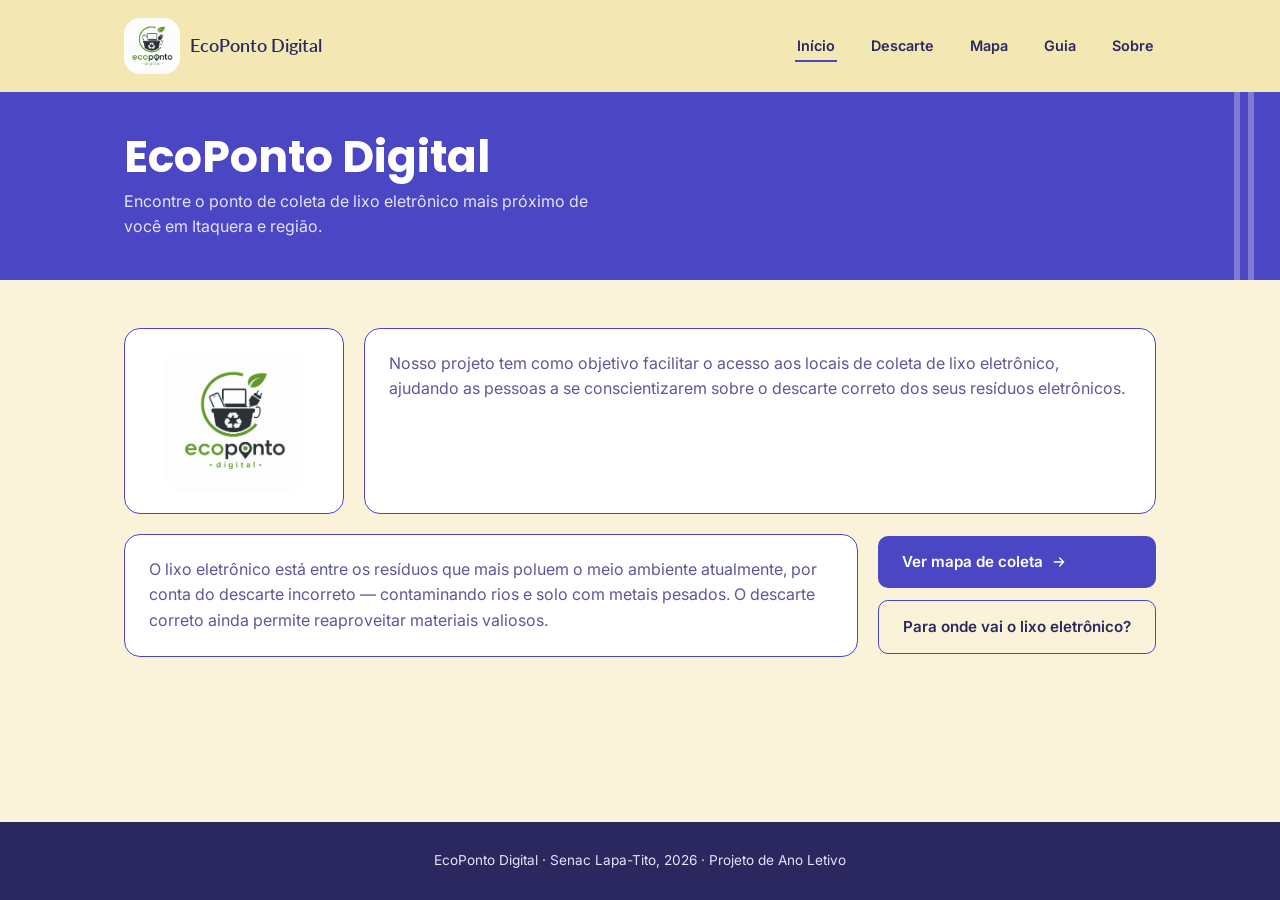
<file: index.html>
<!DOCTYPE html>
<html lang="pt-BR">
<head>
<meta charset="UTF-8">
<meta name="viewport" content="width=device-width, initial-scale=1.0">
<title>EcoPonto Digital — Descarte correto de lixo eletrônico</title>
<link rel="preconnect" href="https://fonts.googleapis.com">
<link href="https://fonts.googleapis.com/css2?family=Fraunces:ital,wght@0,600;1,600&family=Inter:wght@400;600&family=Poppins:wght@600;700&family=Lato:ital,wght@0,100;0,300;0,400;0,700;0,900;1,100;1,300;1,400;1,700;1,900&display=swap" rel="stylesheet">
<link rel="stylesheet" href="css/style.css">
</head>
<body data-page="home">

<header class="site-header">
  <nav class="nav-bar">
    <a class="brand" href="index.html">
      <img class="brand-icon" src="assets/img/logo.jpg" alt="Logo do EcoPonto Digital">
      EcoPonto Digital
    </a>
    <button class="nav-toggle" aria-label="Abrir menu">&#9776;</button>
    <ul class="nav-links">
      <li><a href="index.html" data-page="home">Início</a></li>
      <li><a href="descarte.html" data-page="destino">Descarte</a></li>
      <li><a href="mapa.html" data-page="mapa">Mapa</a></li>
      <li><a href="guia.html" data-page="guia">Guia</a></li>
      <li><a href="sobre.html" data-page="sobre">Sobre</a></li>
    </ul>
  </nav>
</header>

<section class="hero-band">
  <div class="container">
    <h1>EcoPonto Digital</h1>
    <p>Encontre o ponto de coleta de lixo eletrônico mais próximo de você em Itaquera e região.</p>
  </div>
</section>

<section class="section">
  <div class="container">

    <div class="grid-2">
      <div class="card" style="display:flex; flex-direction:column; align-items:center; justify-content:center; text-align:center;">
        <img src="assets/img/logo.jpg" alt="Logo EcoPonto Digital" style="width:140px; height:auto; border-radius:16px;">
      </div>

      <div class="card">
        <p>Nosso projeto tem como objetivo facilitar o acesso aos locais de coleta de lixo eletrônico, ajudando as pessoas a se conscientizarem sobre o descarte correto dos seus resíduos eletrônicos.</p>
      </div>
    </div>

    <div class="grid-2 reverse" style="margin-top:20px;">
      <div class="card">
        <p>O lixo eletrônico está entre os resíduos que mais poluem o meio ambiente atualmente, por conta do descarte incorreto — contaminando rios e solo com metais pesados. O descarte correto ainda permite reaproveitar materiais valiosos.</p>
      </div>

      <div style="align-self:center; display:flex; flex-direction:column; gap:12px;">
        <a class="btn" href="mapa.html">
          Ver mapa de coleta
          <svg width="16" height="16" viewBox="0 0 24 24" fill="none" xmlns="http://www.w3.org/2000/svg" aria-hidden="true"><path d="M5 12h14M13 6l6 6-6 6" stroke="currentColor" stroke-width="2" stroke-linecap="round" stroke-linejoin="round"/></svg>
        </a>
        <a class="btn btn-outline" href="descarte.html">Para onde vai o lixo eletrônico?</a>
      </div>
    </div>

  </div>
</section>

<footer class="site-footer">
  <p style="color:inherit; margin:0;">EcoPonto Digital · Senac Lapa-Tito, 2026 · Projeto de Ano Letivo</p>
</footer>

<script src="js/main.js"></script>
</body>
</html>
</file>
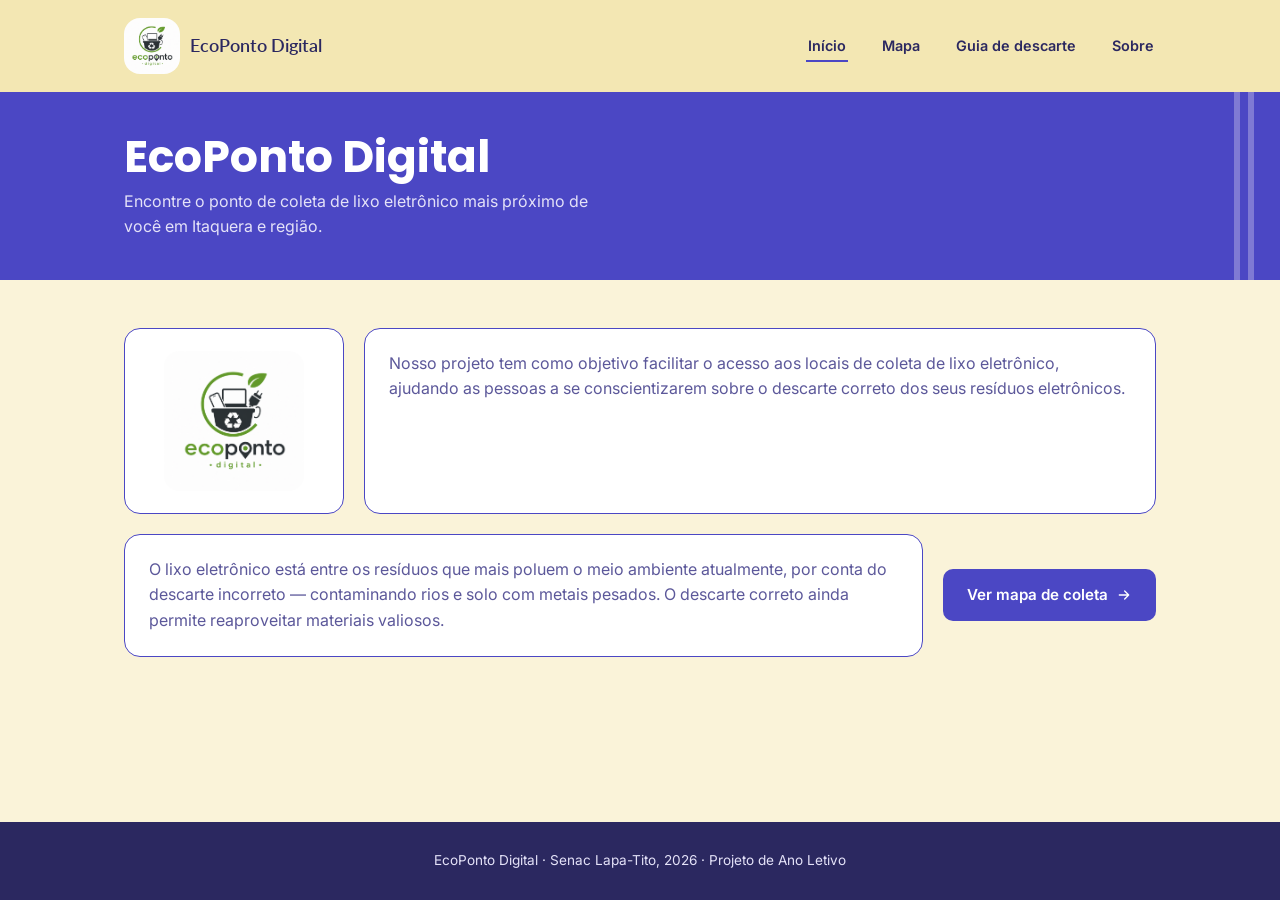
<file: ecoponto-digital/ecoponto-digital/index.html>
<!DOCTYPE html>
<html lang="pt-BR">
<head>
<meta charset="UTF-8">
<meta name="viewport" content="width=device-width, initial-scale=1.0">
<title>EcoPonto Digital — Descarte correto de lixo eletrônico</title>
<link rel="preconnect" href="https://fonts.googleapis.com">
<link href="https://fonts.googleapis.com/css2?family=Fraunces:ital,wght@0,600;1,600&family=Inter:wght@400;600&family=Poppins:wght@600;700&family=Lato:ital,wght@0,100;0,300;0,400;0,700;0,900;1,100;1,300;1,400;1,700;1,900&display=swap" rel="stylesheet">
<link rel="stylesheet" href="css/style.css">
</head>
<body data-page="home">

<header class="site-header">
  <nav class="nav-bar">
    <a class="brand" href="index.html">
      <img class="brand-icon" src="assets/img/logo.jpg" alt="Logo do EcoPonto Digital">
      EcoPonto Digital
    </a>
    <button class="nav-toggle" aria-label="Abrir menu">&#9776;</button>
    <ul class="nav-links">
      <li><a href="index.html" data-page="home">Início</a></li>
      <li><a href="mapa.html" data-page="mapa">Mapa</a></li>
      <li><a href="guia.html" data-page="guia">Guia de descarte</a></li>
      <li><a href="sobre.html" data-page="sobre">Sobre</a></li>
    </ul>
  </nav>
</header>

<section class="hero-band">
  <div class="container">
    <h1>EcoPonto Digital</h1>
    <p>Encontre o ponto de coleta de lixo eletrônico mais próximo de você em Itaquera e região.</p>
  </div>
</section>

<section class="section">
  <div class="container">

    <div class="grid-2">
      <div class="card" style="display:flex; flex-direction:column; align-items:center; justify-content:center; text-align:center;">
        <img src="assets/img/logo.jpg" alt="Logo EcoPonto Digital" style="width:140px; height:auto; border-radius:16px;">
      </div>

      <div class="card">
        <p>Nosso projeto tem como objetivo facilitar o acesso aos locais de coleta de lixo eletrônico, ajudando as pessoas a se conscientizarem sobre o descarte correto dos seus resíduos eletrônicos.</p>
      </div>
    </div>

    <div class="grid-2 reverse" style="margin-top:20px;">
      <div class="card">
        <p>O lixo eletrônico está entre os resíduos que mais poluem o meio ambiente atualmente, por conta do descarte incorreto — contaminando rios e solo com metais pesados. O descarte correto ainda permite reaproveitar materiais valiosos.</p>
      </div>

      <a class="btn" href="mapa.html" style="align-self:center;">
        Ver mapa de coleta
        <svg width="16" height="16" viewBox="0 0 24 24" fill="none" xmlns="http://www.w3.org/2000/svg" aria-hidden="true"><path d="M5 12h14M13 6l6 6-6 6" stroke="currentColor" stroke-width="2" stroke-linecap="round" stroke-linejoin="round"/></svg>
      </a>
    </div>

  </div>
</section>

<footer class="site-footer">
  <p style="color:inherit; margin:0;">EcoPonto Digital · Senac Lapa-Tito, 2026 · Projeto de Ano Letivo</p>
</footer>

<script src="js/main.js"></script>
</body>
</html>
</file>
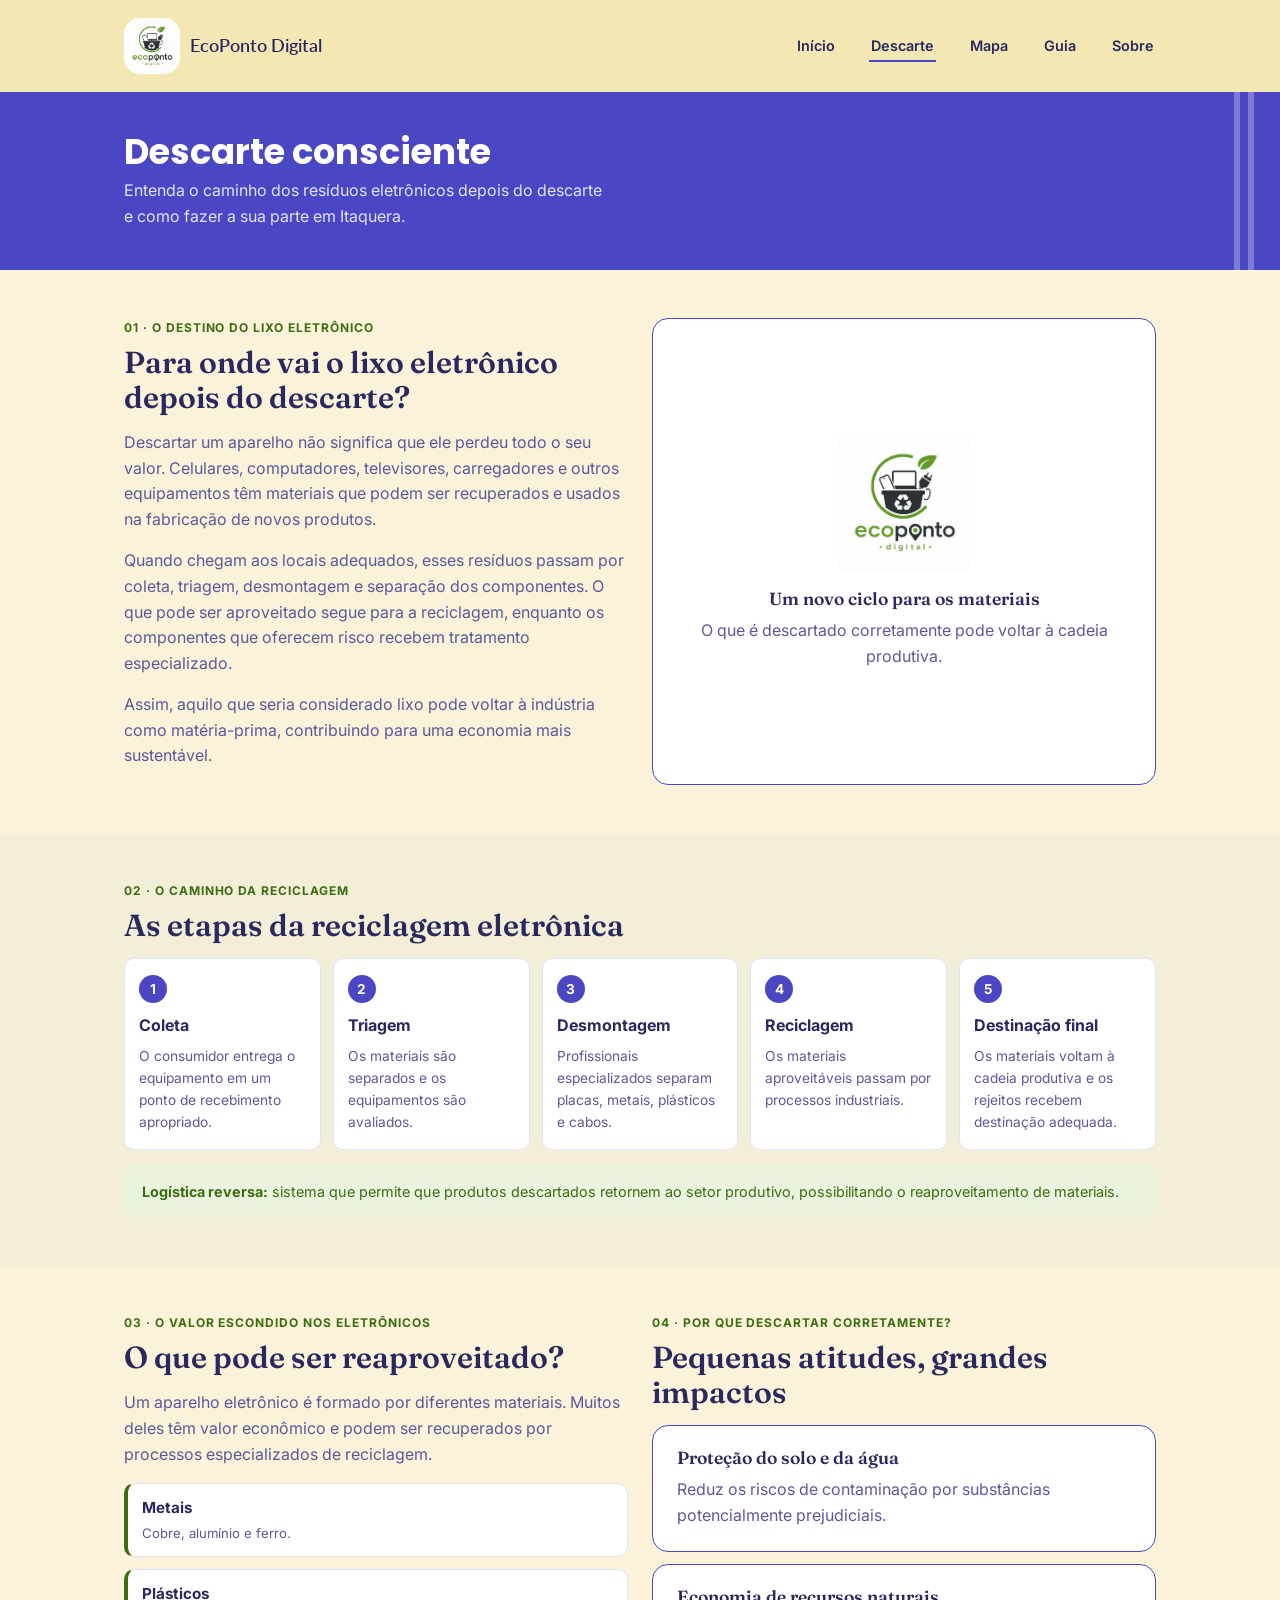
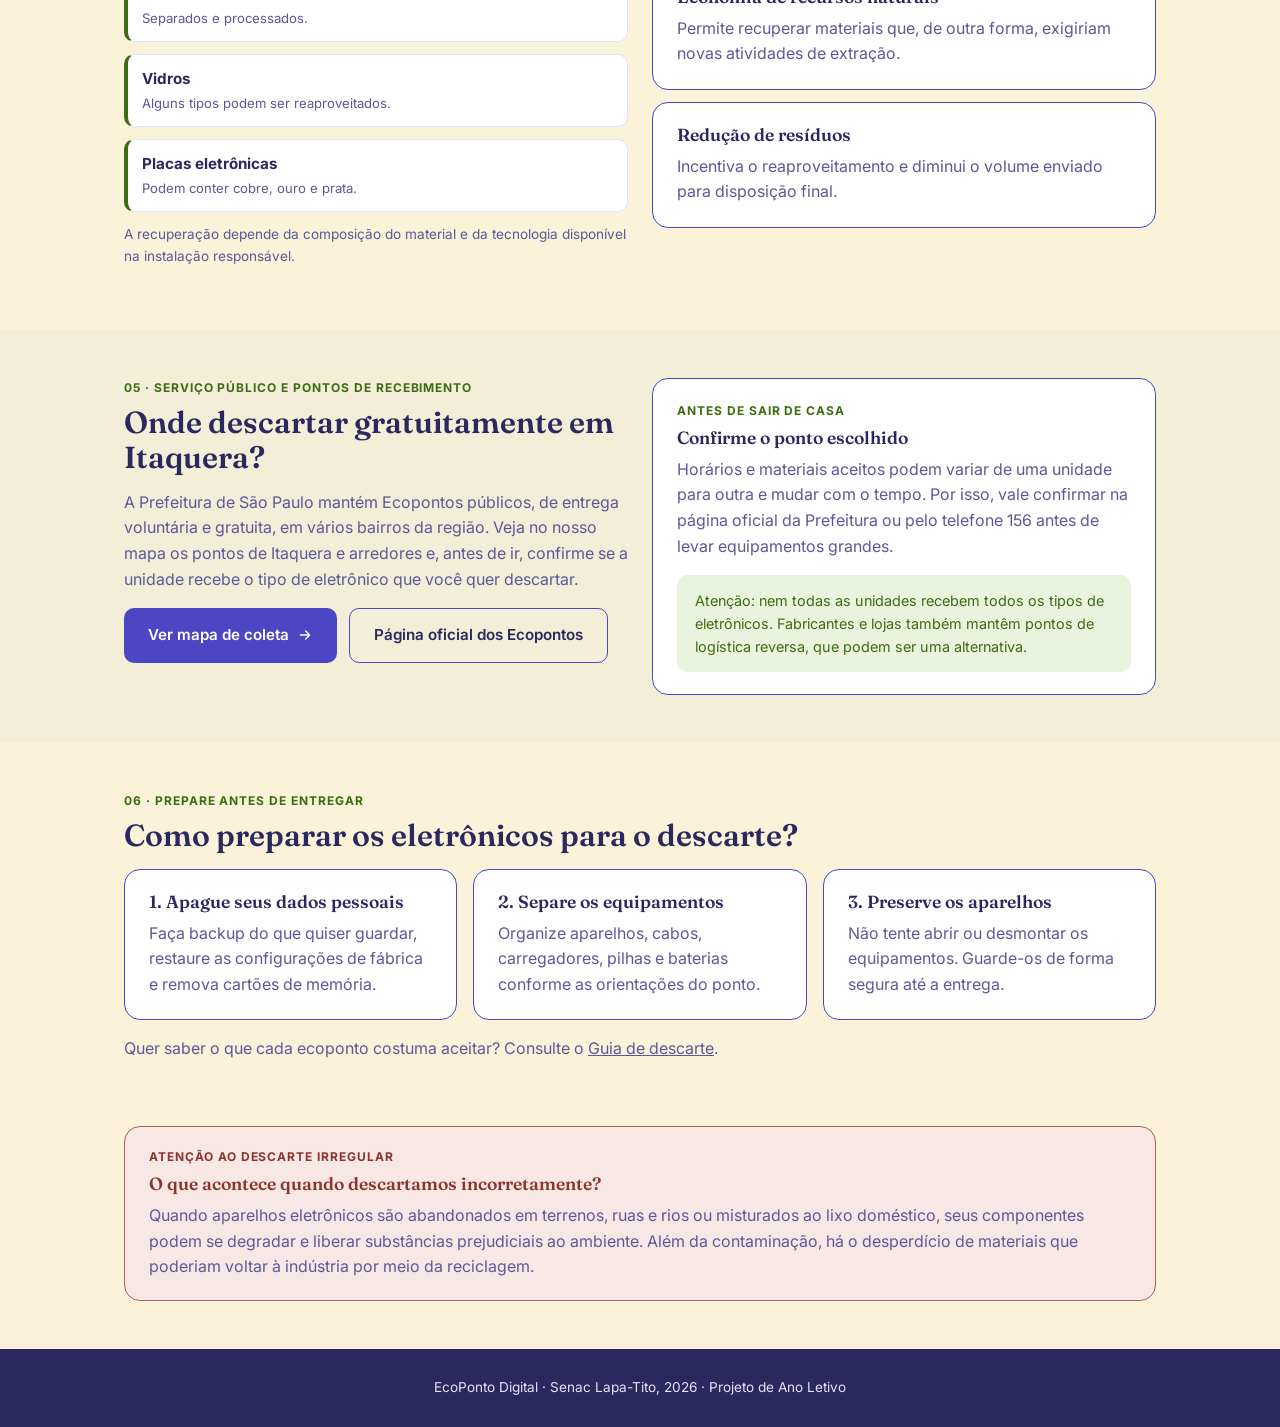
<file: descarte.html>
<!DOCTYPE html>
<html lang="pt-BR">
<head>
<meta charset="UTF-8">
<meta name="viewport" content="width=device-width, initial-scale=1.0">
<title>O destino do lixo eletrônico — EcoPonto Digital</title>
<link rel="preconnect" href="https://fonts.googleapis.com">
<link href="https://fonts.googleapis.com/css2?family=Fraunces:ital,wght@0,600;1,600&family=Inter:wght@400;600&family=Poppins:wght@600;700&family=Lato:ital,wght@0,100;0,300;0,400;0,700;0,900;1,100;1,300;1,400;1,700;1,900&display=swap" rel="stylesheet">
<link rel="stylesheet" href="css/style.css">
</head>
<body data-page="destino">

<header class="site-header">
  <nav class="nav-bar">
    <a class="brand" href="index.html">
      <img class="brand-icon" src="assets/img/logo.jpg" alt="Logo do EcoPonto Digital">
      EcoPonto Digital
    </a>
    <button class="nav-toggle" aria-label="Abrir menu">&#9776;</button>
    <ul class="nav-links">
      <li><a href="index.html" data-page="home">Início</a></li>
      <li><a href="descarte.html" data-page="destino">Descarte</a></li>
      <li><a href="mapa.html" data-page="mapa">Mapa</a></li>
      <li><a href="guia.html" data-page="guia">Guia</a></li>
      <li><a href="sobre.html" data-page="sobre">Sobre</a></li>
    </ul>
  </nav>
</header>

<section class="hero-band">
  <div class="container">
    <h1 style="font-size: clamp(1.6rem, 3vw, 2.2rem);">Descarte consciente</h1>
    <p>Entenda o caminho dos resíduos eletrônicos depois do descarte e como fazer a sua parte em Itaquera.</p>
  </div>
</section>

<!-- 01 · Destino -->
<section class="section">
  <div class="container">
    <div class="grid-2 grid-even">
      <div>
        <div class="eyebrow">01 · O destino do lixo eletrônico</div>
        <h2>Para onde vai o lixo eletrônico depois do descarte?</h2>
        <p>Descartar um aparelho não significa que ele perdeu todo o seu valor. Celulares, computadores, televisores, carregadores e outros equipamentos têm materiais que podem ser recuperados e usados na fabricação de novos produtos.</p>
        <p>Quando chegam aos locais adequados, esses resíduos passam por coleta, triagem, desmontagem e separação dos componentes. O que pode ser aproveitado segue para a reciclagem, enquanto os componentes que oferecem risco recebem tratamento especializado.</p>
        <p>Assim, aquilo que seria considerado lixo pode voltar à indústria como matéria-prima, contribuindo para uma economia mais sustentável.</p>
      </div>

      <div class="card" style="display:flex; flex-direction:column; align-items:center; justify-content:center; text-align:center;">
        <img src="assets/img/logo.jpg" alt="Logo EcoPonto Digital" style="width:140px; height:auto; border-radius:16px; margin-bottom:16px;">
        <h3>Um novo ciclo para os materiais</h3>
        <p>O que é descartado corretamente pode voltar à cadeia produtiva.</p>
      </div>
    </div>
  </div>
</section>

<!-- 02 · Etapas -->
<section class="section section-alt">
  <div class="container">
    <div class="eyebrow">02 · O caminho da reciclagem</div>
    <h2>As etapas da reciclagem eletrônica</h2>

    <div class="grid-5">
      <div class="step">
        <span class="number">1</span>
        <strong>Coleta</strong>
        <p>O consumidor entrega o equipamento em um ponto de recebimento apropriado.</p>
      </div>
      <div class="step">
        <span class="number">2</span>
        <strong>Triagem</strong>
        <p>Os materiais são separados e os equipamentos são avaliados.</p>
      </div>
      <div class="step">
        <span class="number">3</span>
        <strong>Desmontagem</strong>
        <p>Profissionais especializados separam placas, metais, plásticos e cabos.</p>
      </div>
      <div class="step">
        <span class="number">4</span>
        <strong>Reciclagem</strong>
        <p>Os materiais aproveitáveis passam por processos industriais.</p>
      </div>
      <div class="step">
        <span class="number">5</span>
        <strong>Destinação final</strong>
        <p>Os materiais voltam à cadeia produtiva e os rejeitos recebem destinação adequada.</p>
      </div>
    </div>

    <div class="notice">
      <strong>Logística reversa:</strong> sistema que permite que produtos descartados retornem ao setor produtivo, possibilitando o reaproveitamento de materiais.
    </div>
  </div>
</section>

<!-- 03 e 04 · Reaproveitamento e importância -->
<section class="section">
  <div class="container">
    <div class="grid-2 grid-even">

      <div>
        <div class="eyebrow">03 · O valor escondido nos eletrônicos</div>
        <h2>O que pode ser reaproveitado?</h2>
        <p>Um aparelho eletrônico é formado por diferentes materiais. Muitos deles têm valor econômico e podem ser recuperados por processos especializados de reciclagem.</p>

        <div class="stack">
          <div class="material">
            <strong>Metais</strong>
            <p>Cobre, alumínio e ferro.</p>
          </div>
          <div class="material">
            <strong>Plásticos</strong>
            <p>Separados e processados.</p>
          </div>
          <div class="material">
            <strong>Vidros</strong>
            <p>Alguns tipos podem ser reaproveitados.</p>
          </div>
          <div class="material">
            <strong>Placas eletrônicas</strong>
            <p>Podem conter cobre, ouro e prata.</p>
          </div>
        </div>

        <p style="font-size:0.85rem; margin-top:12px;">A recuperação depende da composição do material e da tecnologia disponível na instalação responsável.</p>
      </div>

      <div>
        <div class="eyebrow">04 · Por que descartar corretamente?</div>
        <h2>Pequenas atitudes, grandes impactos</h2>

        <div class="stack">
          <div class="card">
            <h3>Proteção do solo e da água</h3>
            <p>Reduz os riscos de contaminação por substâncias potencialmente prejudiciais.</p>
          </div>
          <div class="card">
            <h3>Economia de recursos naturais</h3>
            <p>Permite recuperar materiais que, de outra forma, exigiriam novas atividades de extração.</p>
          </div>
          <div class="card">
            <h3>Redução de resíduos</h3>
            <p>Incentiva o reaproveitamento e diminui o volume enviado para disposição final.</p>
          </div>
        </div>
      </div>

    </div>
  </div>
</section>

<!-- 05 · Onde descartar -->
<section class="section section-alt">
  <div class="container">
    <div class="grid-2 grid-even">

      <div>
        <div class="eyebrow">05 · Serviço público e pontos de recebimento</div>
        <h2>Onde descartar gratuitamente em Itaquera?</h2>
        <p>A Prefeitura de São Paulo mantém Ecopontos públicos, de entrega voluntária e gratuita, em vários bairros da região. Veja no nosso mapa os pontos de Itaquera e arredores e, antes de ir, confirme se a unidade recebe o tipo de eletrônico que você quer descartar.</p>
        <div class="btn-row">
          <a class="btn" href="mapa.html">
            Ver mapa de coleta
            <svg width="16" height="16" viewBox="0 0 24 24" fill="none" xmlns="http://www.w3.org/2000/svg" aria-hidden="true"><path d="M5 12h14M13 6l6 6-6 6" stroke="currentColor" stroke-width="2" stroke-linecap="round" stroke-linejoin="round"/></svg>
          </a>
          <a class="btn btn-outline" href="https://prefeitura.sp.gov.br/w/conhe%C3%A7a-os-ecopontos-da-cidade-de-s%C3%A3o-paulo" target="_blank" rel="noopener">Página oficial dos Ecopontos</a>
        </div>
      </div>

      <div class="card">
        <div class="eyebrow">Antes de sair de casa</div>
        <h3>Confirme o ponto escolhido</h3>
        <p>Horários e materiais aceitos podem variar de uma unidade para outra e mudar com o tempo. Por isso, vale confirmar na página oficial da Prefeitura ou pelo telefone 156 antes de levar equipamentos grandes.</p>
        <div class="notice" style="margin-top:8px;">
          Atenção: nem todas as unidades recebem todos os tipos de eletrônicos. Fabricantes e lojas também mantêm pontos de logística reversa, que podem ser uma alternativa.
        </div>
      </div>

    </div>
  </div>
</section>

<!-- 06 · Preparação -->
<section class="section">
  <div class="container">
    <div class="eyebrow">06 · Prepare antes de entregar</div>
    <h2>Como preparar os eletrônicos para o descarte?</h2>

    <div class="grid-3">
      <div class="card">
        <h3>1. Apague seus dados pessoais</h3>
        <p>Faça backup do que quiser guardar, restaure as configurações de fábrica e remova cartões de memória.</p>
      </div>
      <div class="card">
        <h3>2. Separe os equipamentos</h3>
        <p>Organize aparelhos, cabos, carregadores, pilhas e baterias conforme as orientações do ponto.</p>
      </div>
      <div class="card">
        <h3>3. Preserve os aparelhos</h3>
        <p>Não tente abrir ou desmontar os equipamentos. Guarde-os de forma segura até a entrega.</p>
      </div>
    </div>

    <p style="margin-top:16px;">Quer saber o que cada ecoponto costuma aceitar? Consulte o <a href="guia.html" style="text-decoration:underline;">Guia de descarte</a>.</p>
  </div>
</section>

<!-- Alerta -->
<section class="section" style="padding-top:0;">
  <div class="container">
    <div class="warning">
      <div class="eyebrow">Atenção ao descarte irregular</div>
      <h3>O que acontece quando descartamos incorretamente?</h3>
      <p>Quando aparelhos eletrônicos são abandonados em terrenos, ruas e rios ou misturados ao lixo doméstico, seus componentes podem se degradar e liberar substâncias prejudiciais ao ambiente. Além da contaminação, há o desperdício de materiais que poderiam voltar à indústria por meio da reciclagem.</p>
    </div>
  </div>
</section>

<footer class="site-footer">
  <p style="color:inherit; margin:0;">EcoPonto Digital · Senac Lapa-Tito, 2026 · Projeto de Ano Letivo</p>
</footer>

<script src="js/main.js"></script>
</body>
</html>
</file>
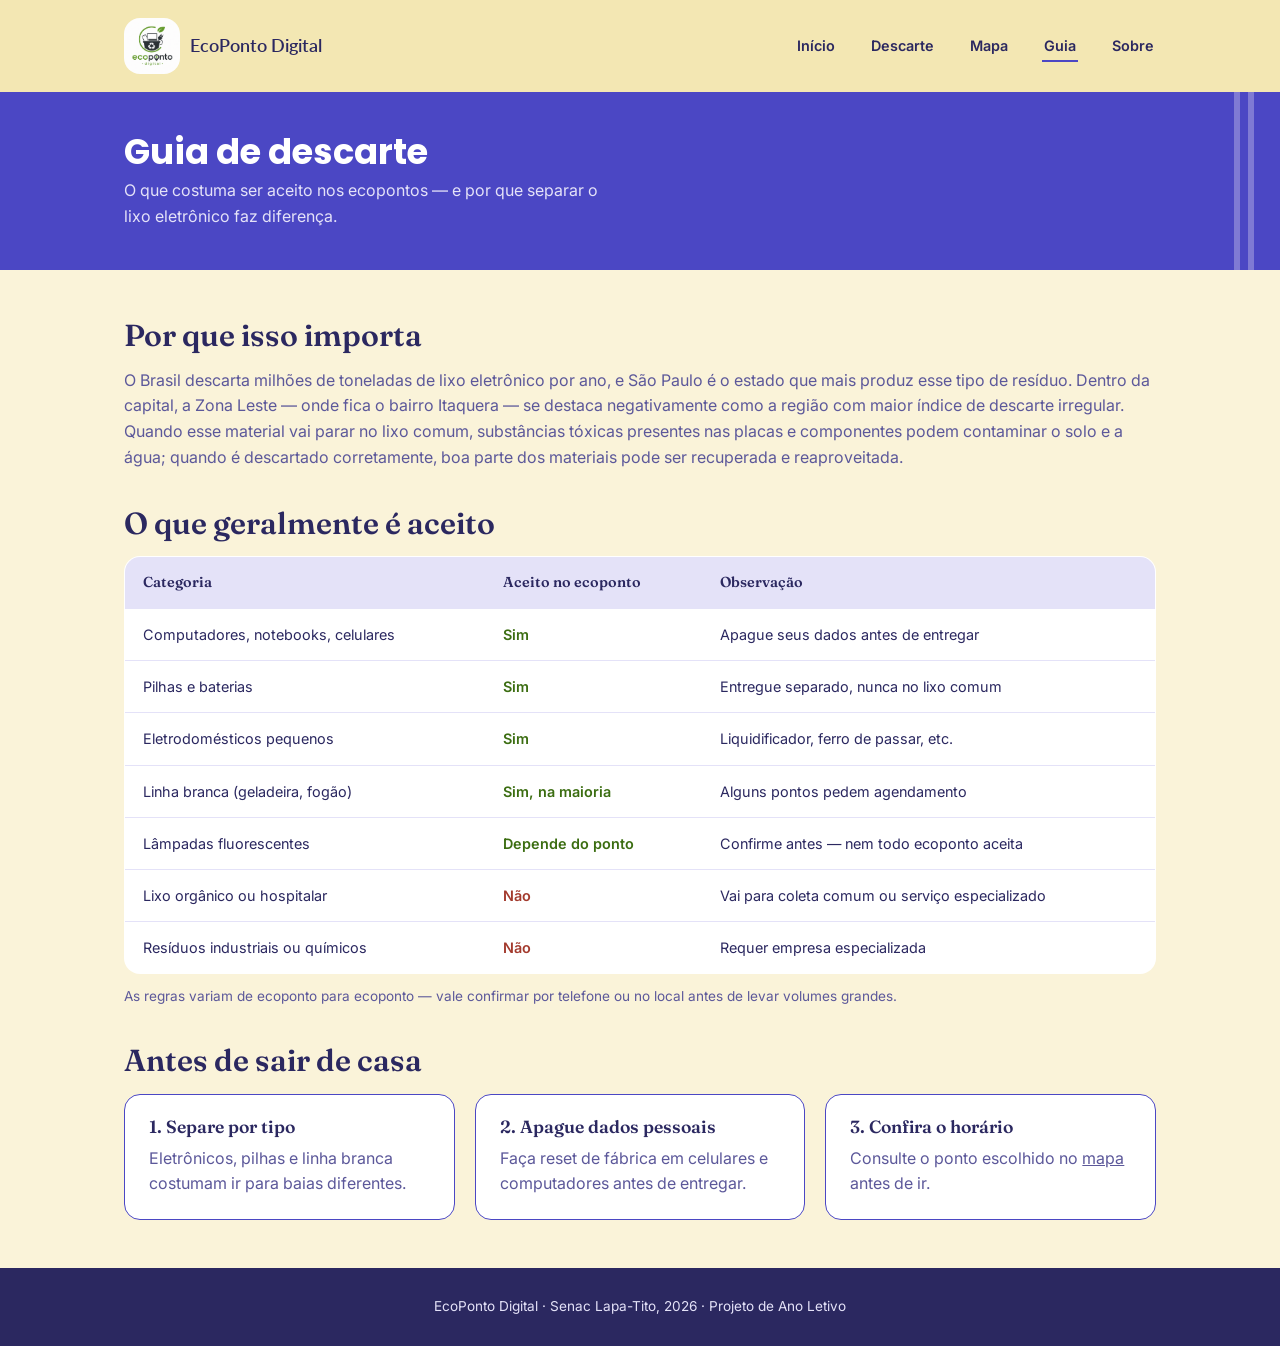
<file: guia.html>
<!DOCTYPE html>
<html lang="pt-BR">
<head>
<meta charset="UTF-8">
<meta name="viewport" content="width=device-width, initial-scale=1.0">
<title>Guia de descarte — EcoPonto Digital</title>
<link rel="preconnect" href="https://fonts.googleapis.com">
<link href="https://fonts.googleapis.com/css2?family=Fraunces:ital,wght@0,600;1,600&family=Inter:wght@400;600&family=Poppins:wght@600;700&family=Lato:ital,wght@0,100;0,300;0,400;0,700;0,900;1,100;1,300;1,400;1,700;1,900&display=swap" rel="stylesheet">
<link rel="stylesheet" href="css/style.css">
</head>
<body data-page="guia">

<header class="site-header">
  <nav class="nav-bar">
    <a class="brand" href="index.html">
     <img class="brand-icon" src="assets/img/logo.jpg" alt="Logo do EcoPonto Digital">
      EcoPonto Digital
    </a>
    <button class="nav-toggle" aria-label="Abrir menu">&#9776;</button>
    <ul class="nav-links">
      <li><a href="index.html" data-page="home">Início</a></li>
      <li><a href="descarte.html" data-page="destino">Descarte</a></li>
      <li><a href="mapa.html" data-page="mapa">Mapa</a></li>
      <li><a href="guia.html" data-page="guia">Guia</a></li>
      <li><a href="sobre.html" data-page="sobre">Sobre</a></li>
    </ul>
  </nav>
</header>

<section class="hero-band">
  <div class="container">
    <h1 style="font-size: clamp(1.6rem, 3vw, 2.2rem);">Guia de descarte</h1>
    <p>O que costuma ser aceito nos ecopontos — e por que separar o lixo eletrônico faz diferença.</p>
  </div>
</section>

<section class="section">
  <div class="container">

    <h2>Por que isso importa</h2>
    <p>O Brasil descarta milhões de toneladas de lixo eletrônico por ano, e São Paulo é o estado que mais produz esse tipo de resíduo. Dentro da capital, a Zona Leste — onde fica o bairro Itaquera — se destaca negativamente como a região com maior índice de descarte irregular. Quando esse material vai parar no lixo comum, substâncias tóxicas presentes nas placas e componentes podem contaminar o solo e a água; quando é descartado corretamente, boa parte dos materiais pode ser recuperada e reaproveitada.</p>

    <h2 style="margin-top:36px;">O que geralmente é aceito</h2>
    <table class="guide-table">
      <thead>
        <tr><th>Categoria</th><th>Aceito no ecoponto</th><th>Observação</th></tr>
      </thead>
      <tbody>
        <tr><td>Computadores, notebooks, celulares</td><td class="tag-yes">Sim</td><td>Apague seus dados antes de entregar</td></tr>
        <tr><td>Pilhas e baterias</td><td class="tag-yes">Sim</td><td>Entregue separado, nunca no lixo comum</td></tr>
        <tr><td>Eletrodomésticos pequenos</td><td class="tag-yes">Sim</td><td>Liquidificador, ferro de passar, etc.</td></tr>
        <tr><td>Linha branca (geladeira, fogão)</td><td class="tag-yes">Sim, na maioria</td><td>Alguns pontos pedem agendamento</td></tr>
        <tr><td>Lâmpadas fluorescentes</td><td class="tag-yes">Depende do ponto</td><td>Confirme antes — nem todo ecoponto aceita</td></tr>
        <tr><td>Lixo orgânico ou hospitalar</td><td class="tag-no">Não</td><td>Vai para coleta comum ou serviço especializado</td></tr>
        <tr><td>Resíduos industriais ou químicos</td><td class="tag-no">Não</td><td>Requer empresa especializada</td></tr>
      </tbody>
    </table>
    <p style="margin-top:12px; font-size:0.85rem;">As regras variam de ecoponto para ecoponto — vale confirmar por telefone ou no local antes de levar volumes grandes.</p>

    <h2 style="margin-top:36px;">Antes de sair de casa</h2>
    <div class="grid-2" style="grid-template-columns: repeat(3, 1fr);">
      <div class="card">
        <h3>1. Separe por tipo</h3>
        <p>Eletrônicos, pilhas e linha branca costumam ir para baias diferentes.</p>
      </div>
      <div class="card">
        <h3>2. Apague dados pessoais</h3>
        <p>Faça reset de fábrica em celulares e computadores antes de entregar.</p>
      </div>
      <div class="card">
        <h3>3. Confira o horário</h3>
        <p>Consulte o ponto escolhido no <a href="mapa.html" style="text-decoration:underline;">mapa</a> antes de ir.</p>
      </div>
    </div>

  </div>
</section>

<footer class="site-footer">
  <p style="color:inherit; margin:0;">EcoPonto Digital · Senac Lapa-Tito, 2026 · Projeto de Ano Letivo</p>
</footer>

<script src="js/main.js"></script>
</body>
</html>
</file>
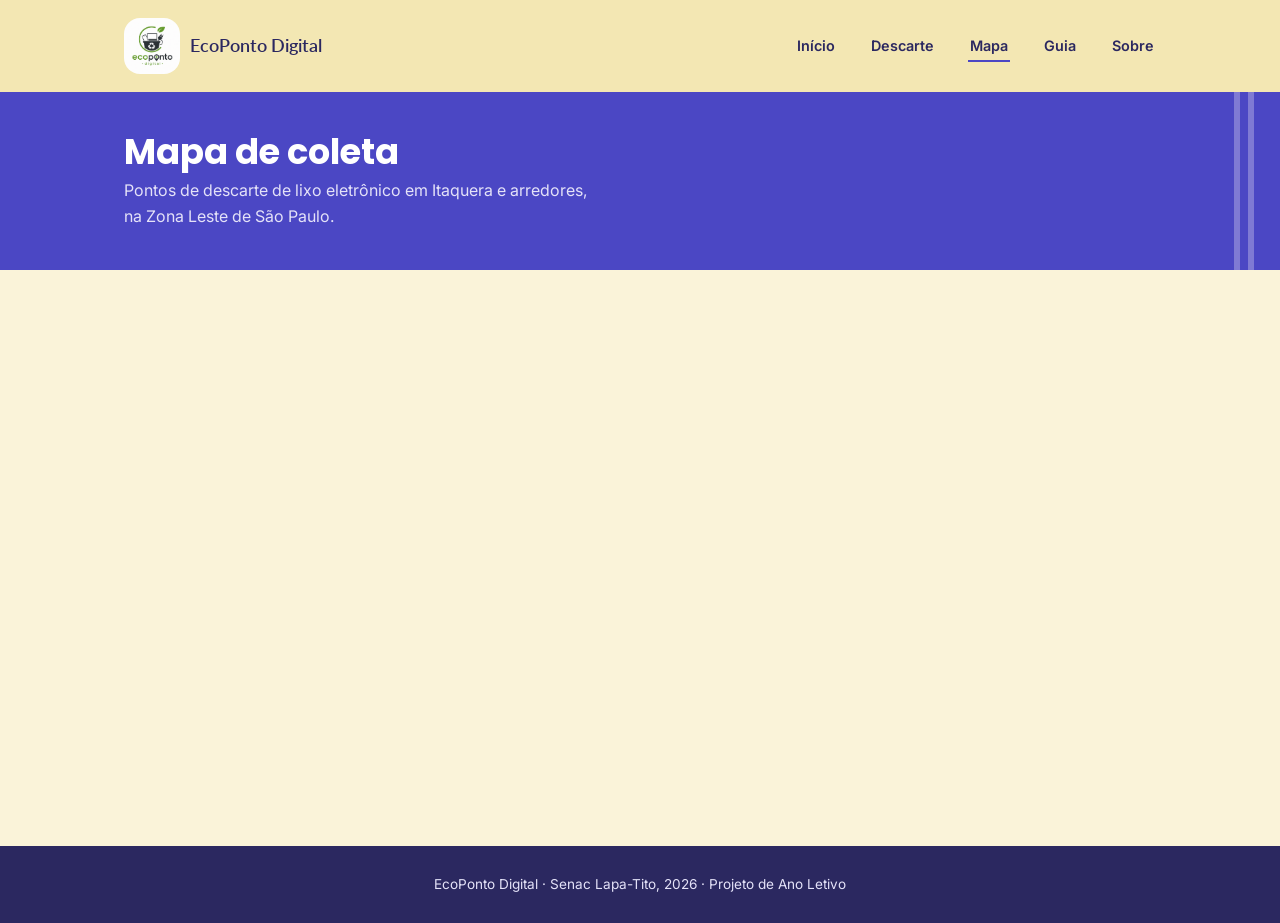
<file: mapa.html>
<!DOCTYPE html>
<html lang="pt-BR">
<head>
<meta charset="UTF-8">
<meta name="viewport" content="width=device-width, initial-scale=1.0">
<title>Mapa de coleta — EcoPonto Digital</title>
<link rel="preconnect" href="https://fonts.googleapis.com">
<link href="https://fonts.googleapis.com/css2?family=Fraunces:ital,wght@0,600;1,600&family=Inter:wght@400;600&family=Poppins:wght@600;700&family=Lato:ital,wght@0,100;0,300;0,400;0,700;0,900;1,100;1,300;1,400;1,700;1,900&display=swap" rel="stylesheet">
<link rel="stylesheet" href="css/style.css">
</head>
<body data-page="mapa">

<header class="site-header">
  <nav class="nav-bar">
    <a class="brand" href="index.html">
      <img class="brand-icon" src="assets/img/logo.jpg" alt="Logo do EcoPonto Digital">
      EcoPonto Digital
    </a>
    <button class="nav-toggle" aria-label="Abrir menu">&#9776;</button>
    <ul class="nav-links">
      <li><a href="index.html" data-page="home">Início</a></li>
      <li><a href="descarte.html" data-page="destino">Descarte</a></li>
      <li><a href="mapa.html" data-page="mapa">Mapa</a></li>
      <li><a href="guia.html" data-page="guia">Guia</a></li>
      <li><a href="sobre.html" data-page="sobre">Sobre</a></li>
    </ul>
  </nav>
</header>

<section class="hero-band">
  <div class="container">
    <h1 style="font-size: clamp(1.6rem, 3vw, 2.2rem);">Mapa de coleta</h1>
    <p>Pontos de descarte de lixo eletrônico em Itaquera e arredores, na Zona Leste de São Paulo.</p>
  </div>
</section>

<section class="section">
  <div class="container">

    <iframe
      class="map-frame"
      src="https://www.google.com/maps/d/u/0/embed?mid=1F4R8rCxJWmAxxTYv0hHbOfuoZcLcdDo&ehbc=2E312F&noprof=1"
      loading="lazy"
      title="Mapa de ecopontos em Itaquera e região">
    </iframe>

  </div>
</section>

<footer class="site-footer">
  <p style="color:inherit; margin:0;">EcoPonto Digital · Senac Lapa-Tito, 2026 · Projeto de Ano Letivo</p>
</footer>

<script src="js/main.js"></script>
</body>
</html>
</file>
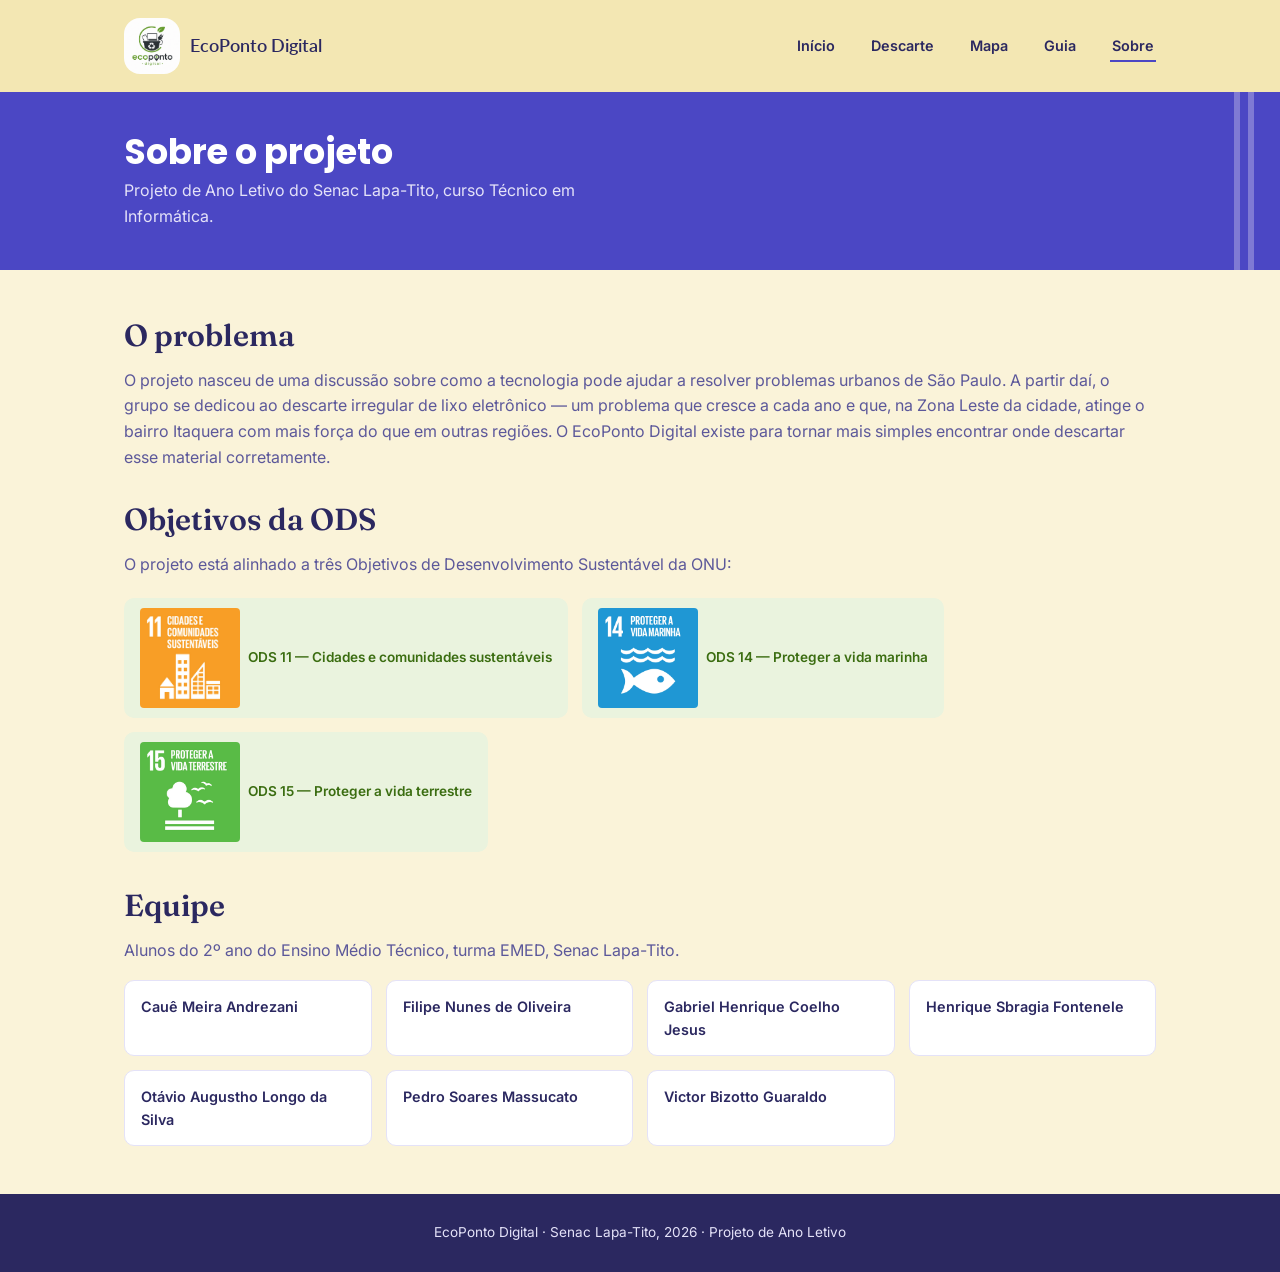
<file: sobre.html>
<!DOCTYPE html>
<html lang="pt-BR">
<head>
<meta charset="UTF-8">
<meta name="viewport" content="width=device-width, initial-scale=1.0">
<title>Sobre — EcoPonto Digital</title>
<link rel="preconnect" href="https://fonts.googleapis.com">
<link href="https://fonts.googleapis.com/css2?family=Fraunces:ital,wght@0,600;1,600&family=Inter:wght@400;600&family=Poppins:wght@600;700&family=Lato:ital,wght@0,100;0,300;0,400;0,700;0,900;1,100;1,300;1,400;1,700;1,900&display=swap" rel="stylesheet">
<link rel="stylesheet" href="css/style.css">
</head>
<body data-page="sobre">

<header class="site-header">
  <nav class="nav-bar">
    <a class="brand" href="index.html">
      <img class="brand-icon" src="assets/img/logo.jpg" alt="Logo do EcoPonto Digital">
      EcoPonto Digital
    </a>
    <button class="nav-toggle" aria-label="Abrir menu">&#9776;</button>
    <ul class="nav-links">
      <li><a href="index.html" data-page="home">Início</a></li>
      <li><a href="descarte.html" data-page="destino">Descarte</a></li>
      <li><a href="mapa.html" data-page="mapa">Mapa</a></li>
      <li><a href="guia.html" data-page="guia">Guia</a></li>
      <li><a href="sobre.html" data-page="sobre">Sobre</a></li>
    </ul>
  </nav>
</header>

<section class="hero-band">
  <div class="container">
    <h1 style="font-size: clamp(1.6rem, 3vw, 2.2rem);">Sobre o projeto</h1>
    <p>Projeto de Ano Letivo do Senac Lapa-Tito, curso Técnico em Informática.</p>
  </div>
</section>

<section class="section">
  <div class="container">

    <h2>O problema</h2>
    <p>O projeto nasceu de uma discussão sobre como a tecnologia pode ajudar a resolver problemas urbanos de São Paulo. A partir daí, o grupo se dedicou ao descarte irregular de lixo eletrônico — um problema que cresce a cada ano e que, na Zona Leste da cidade, atinge o bairro Itaquera com mais força do que em outras regiões. O EcoPonto Digital existe para tornar mais simples encontrar onde descartar esse material corretamente.</p>

    <h2 style="margin-top:32px;">Objetivos da ODS</h2>
    <p>O projeto está alinhado a três Objetivos de Desenvolvimento Sustentável da ONU:</p>
    <div class="ods-row">
      <span class="ods-chip"><img src="assets/img/ODS11.jpg" alt="Ícone ODS 11" class="ods-icon">ODS 11 — Cidades e comunidades sustentáveis</span>
      <span class="ods-chip"><img src="assets/img/ODS14.jpg" alt="Ícone ODS 14" class="ods-icon">ODS 14 — Proteger a vida marinha</span>
      <span class="ods-chip"><img src="assets/img/ODS15.jpg" alt="Ícone ODS 15" class="ods-icon">ODS 15 — Proteger a vida terrestre</span>
    </div>

    <h2 style="margin-top:36px;">Equipe</h2>
    <p>Alunos do 2º ano do Ensino Médio Técnico, turma EMED, Senac Lapa-Tito.</p>
    <div class="team-grid">
      <div class="team-card">Cauê Meira Andrezani</div>
      <div class="team-card">Filipe Nunes de Oliveira</div>
      <div class="team-card">Gabriel Henrique Coelho Jesus</div>
      <div class="team-card">Henrique Sbragia Fontenele</div>
      <div class="team-card">Otávio Augustho Longo da Silva</div>
      <div class="team-card">Pedro Soares Massucato</div>
      <div class="team-card">Victor Bizotto Guaraldo</div>
    </div>

  </div>
</section>

<footer class="site-footer">
  <p style="color:inherit; margin:0;">EcoPonto Digital · Senac Lapa-Tito, 2026 · Projeto de Ano Letivo</p>
</footer>

<script src="js/main.js"></script>
</body>
</html>
</file>
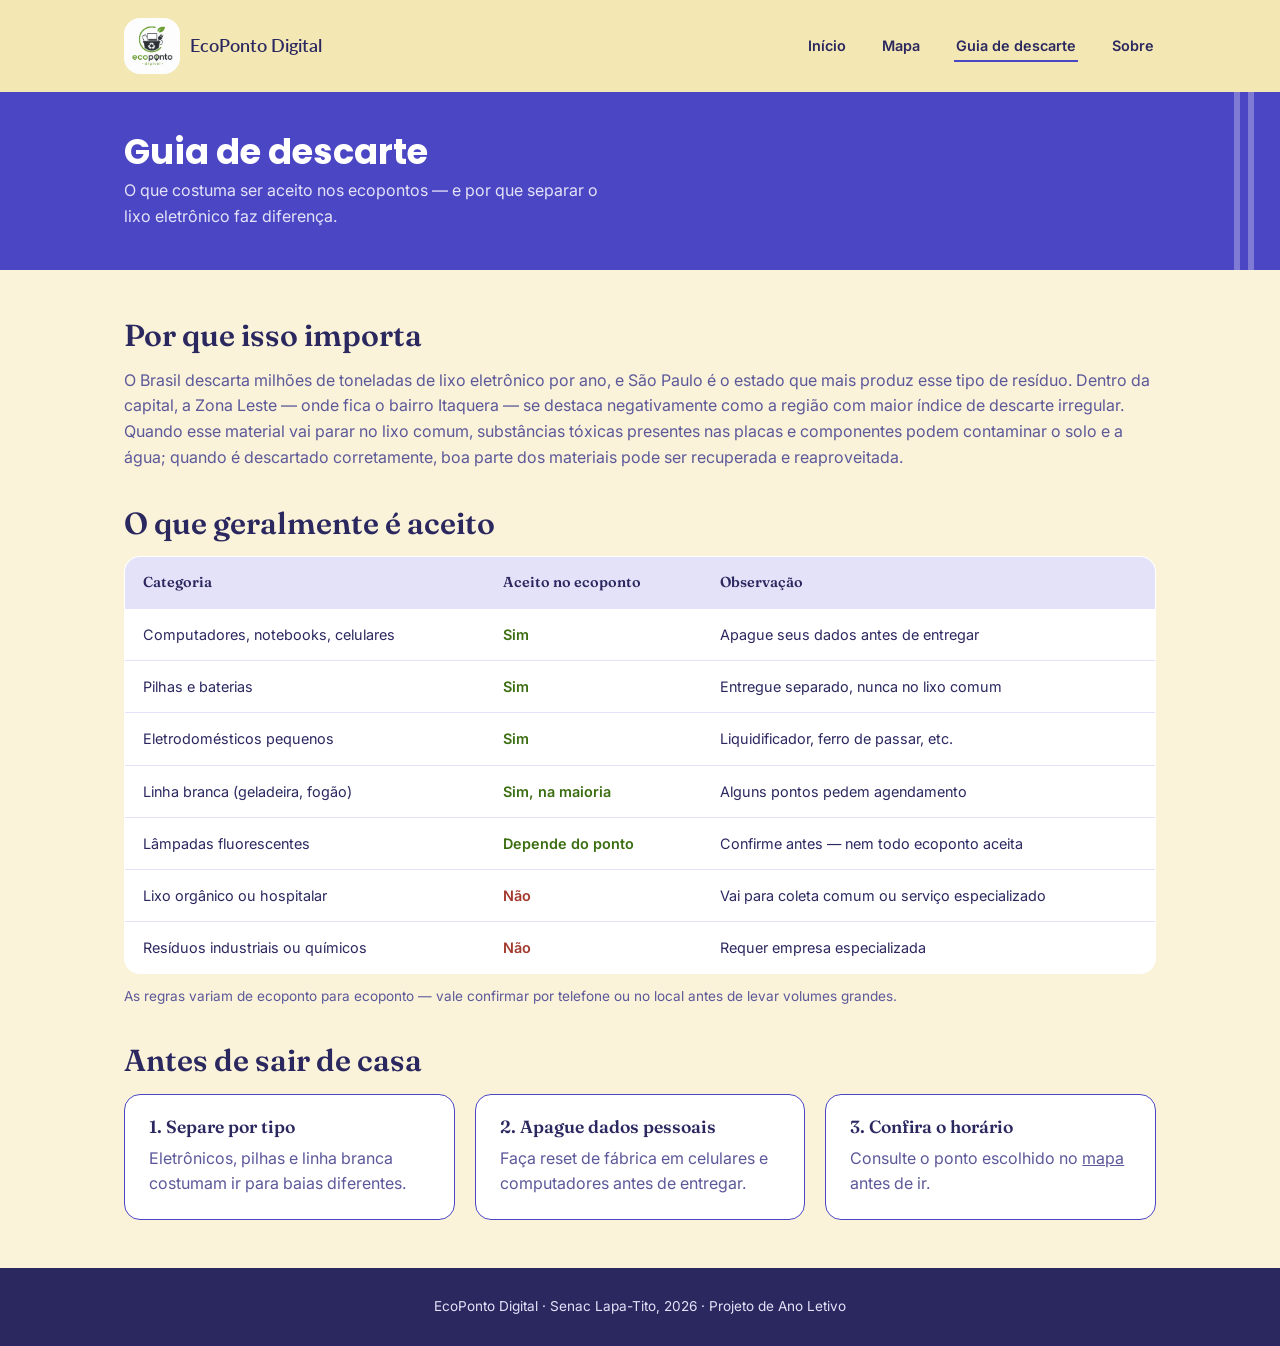
<file: ecoponto-digital/ecoponto-digital/guia.html>
<!DOCTYPE html>
<html lang="pt-BR">
<head>
<meta charset="UTF-8">
<meta name="viewport" content="width=device-width, initial-scale=1.0">
<title>Guia de descarte — EcoPonto Digital</title>
<link rel="preconnect" href="https://fonts.googleapis.com">
<link href="https://fonts.googleapis.com/css2?family=Fraunces:ital,wght@0,600;1,600&family=Inter:wght@400;600&family=Poppins:wght@600;700&family=Lato:ital,wght@0,100;0,300;0,400;0,700;0,900;1,100;1,300;1,400;1,700;1,900&display=swap" rel="stylesheet">
<link rel="stylesheet" href="css/style.css">
</head>
<body data-page="guia">

<header class="site-header">
  <nav class="nav-bar">
    <a class="brand" href="index.html">
     <img class="brand-icon" src="assets/img/logo.jpg" alt="Logo do EcoPonto Digital">
      EcoPonto Digital
    </a>
    <button class="nav-toggle" aria-label="Abrir menu">&#9776;</button>
    <ul class="nav-links">
      <li><a href="index.html" data-page="home">Início</a></li>
      <li><a href="mapa.html" data-page="mapa">Mapa</a></li>
      <li><a href="guia.html" data-page="guia">Guia de descarte</a></li>
      <li><a href="sobre.html" data-page="sobre">Sobre</a></li>
    </ul>
  </nav>
</header>

<section class="hero-band">
  <div class="container">
    <h1 style="font-size: clamp(1.6rem, 3vw, 2.2rem);">Guia de descarte</h1>
    <p>O que costuma ser aceito nos ecopontos — e por que separar o lixo eletrônico faz diferença.</p>
  </div>
</section>

<section class="section">
  <div class="container">

    <h2>Por que isso importa</h2>
    <p>O Brasil descarta milhões de toneladas de lixo eletrônico por ano, e São Paulo é o estado que mais produz esse tipo de resíduo. Dentro da capital, a Zona Leste — onde fica o bairro Itaquera — se destaca negativamente como a região com maior índice de descarte irregular. Quando esse material vai parar no lixo comum, substâncias tóxicas presentes nas placas e componentes podem contaminar o solo e a água; quando é descartado corretamente, boa parte dos materiais pode ser recuperada e reaproveitada.</p>

    <h2 style="margin-top:36px;">O que geralmente é aceito</h2>
    <table class="guide-table">
      <thead>
        <tr><th>Categoria</th><th>Aceito no ecoponto</th><th>Observação</th></tr>
      </thead>
      <tbody>
        <tr><td>Computadores, notebooks, celulares</td><td class="tag-yes">Sim</td><td>Apague seus dados antes de entregar</td></tr>
        <tr><td>Pilhas e baterias</td><td class="tag-yes">Sim</td><td>Entregue separado, nunca no lixo comum</td></tr>
        <tr><td>Eletrodomésticos pequenos</td><td class="tag-yes">Sim</td><td>Liquidificador, ferro de passar, etc.</td></tr>
        <tr><td>Linha branca (geladeira, fogão)</td><td class="tag-yes">Sim, na maioria</td><td>Alguns pontos pedem agendamento</td></tr>
        <tr><td>Lâmpadas fluorescentes</td><td class="tag-yes">Depende do ponto</td><td>Confirme antes — nem todo ecoponto aceita</td></tr>
        <tr><td>Lixo orgânico ou hospitalar</td><td class="tag-no">Não</td><td>Vai para coleta comum ou serviço especializado</td></tr>
        <tr><td>Resíduos industriais ou químicos</td><td class="tag-no">Não</td><td>Requer empresa especializada</td></tr>
      </tbody>
    </table>
    <p style="margin-top:12px; font-size:0.85rem;">As regras variam de ecoponto para ecoponto — vale confirmar por telefone ou no local antes de levar volumes grandes.</p>

    <h2 style="margin-top:36px;">Antes de sair de casa</h2>
    <div class="grid-2" style="grid-template-columns: repeat(3, 1fr);">
      <div class="card">
        <h3>1. Separe por tipo</h3>
        <p>Eletrônicos, pilhas e linha branca costumam ir para baias diferentes.</p>
      </div>
      <div class="card">
        <h3>2. Apague dados pessoais</h3>
        <p>Faça reset de fábrica em celulares e computadores antes de entregar.</p>
      </div>
      <div class="card">
        <h3>3. Confira o horário</h3>
        <p>Consulte o ponto escolhido no <a href="mapa.html" style="text-decoration:underline;">mapa</a> antes de ir.</p>
      </div>
    </div>

  </div>
</section>

<footer class="site-footer">
  <p style="color:inherit; margin:0;">EcoPonto Digital · Senac Lapa-Tito, 2026 · Projeto de Ano Letivo</p>
</footer>

<script src="js/main.js"></script>
</body>
</html>
</file>
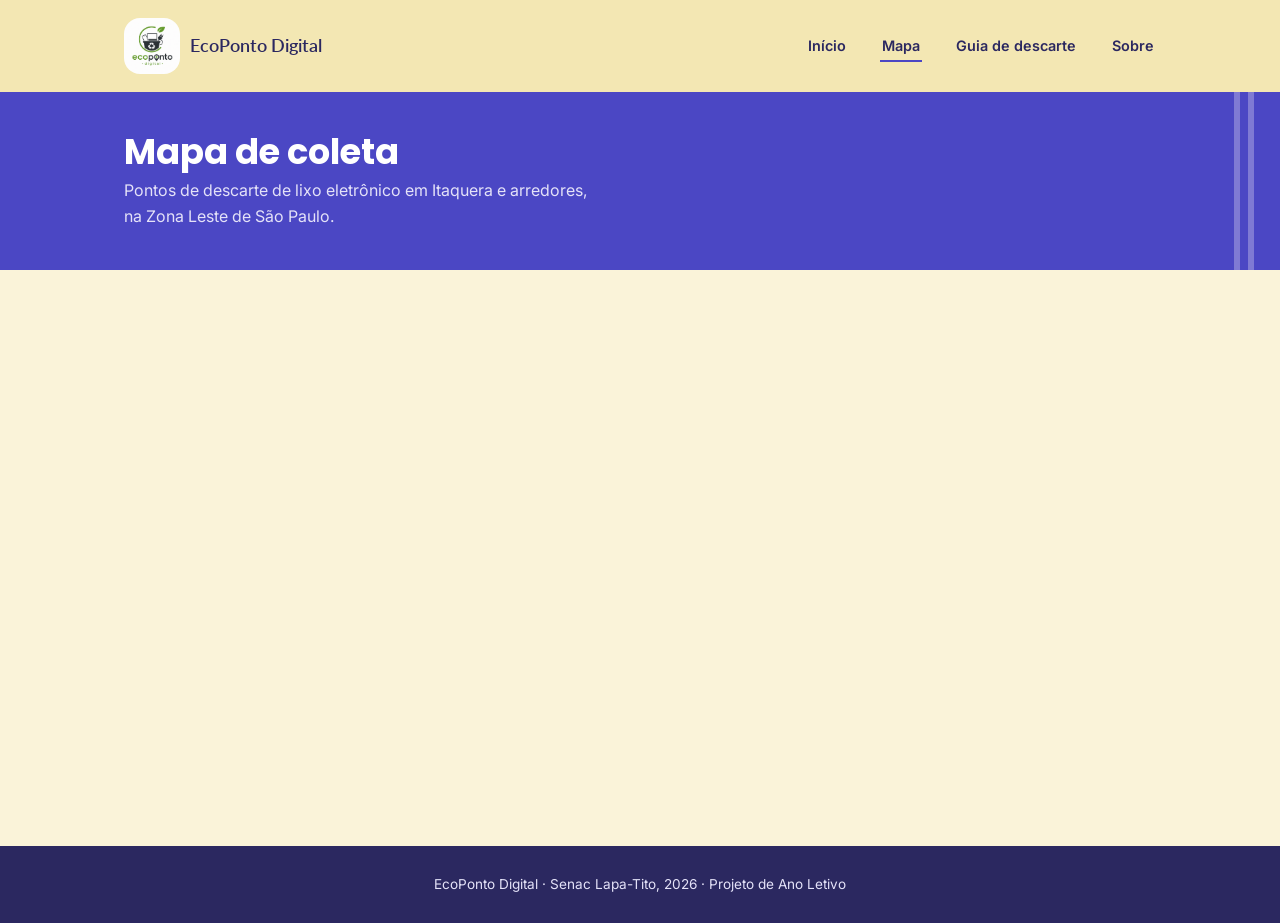
<file: ecoponto-digital/ecoponto-digital/mapa.html>
<!DOCTYPE html>
<html lang="pt-BR">
<head>
<meta charset="UTF-8">
<meta name="viewport" content="width=device-width, initial-scale=1.0">
<title>Mapa de coleta — EcoPonto Digital</title>
<link rel="preconnect" href="https://fonts.googleapis.com">
<link href="https://fonts.googleapis.com/css2?family=Fraunces:ital,wght@0,600;1,600&family=Inter:wght@400;600&family=Poppins:wght@600;700&family=Lato:ital,wght@0,100;0,300;0,400;0,700;0,900;1,100;1,300;1,400;1,700;1,900&display=swap" rel="stylesheet">
<link rel="stylesheet" href="css/style.css">
</head>
<body data-page="mapa">

<header class="site-header">
  <nav class="nav-bar">
    <a class="brand" href="index.html">
      <img class="brand-icon" src="assets/img/logo.jpg" alt="Logo do EcoPonto Digital">
      EcoPonto Digital
    </a>
    <button class="nav-toggle" aria-label="Abrir menu">&#9776;</button>
    <ul class="nav-links">
      <li><a href="index.html" data-page="home">Início</a></li>
      <li><a href="mapa.html" data-page="mapa">Mapa</a></li>
      <li><a href="guia.html" data-page="guia">Guia de descarte</a></li>
      <li><a href="sobre.html" data-page="sobre">Sobre</a></li>
    </ul>
  </nav>
</header>

<section class="hero-band">
  <div class="container">
    <h1 style="font-size: clamp(1.6rem, 3vw, 2.2rem);">Mapa de coleta</h1>
    <p>Pontos de descarte de lixo eletrônico em Itaquera e arredores, na Zona Leste de São Paulo.</p>
  </div>
</section>

<section class="section">
  <div class="container">

    <iframe
      class="map-frame"
      src="https://www.google.com/maps/d/u/0/embed?mid=1F4R8rCxJWmAxxTYv0hHbOfuoZcLcdDo&ehbc=2E312F&noprof=1"
      loading="lazy"
      title="Mapa de ecopontos em Itaquera e região">
    </iframe>

  </div>
</section>

<footer class="site-footer">
  <p style="color:inherit; margin:0;">EcoPonto Digital · Senac Lapa-Tito, 2026 · Projeto de Ano Letivo</p>
</footer>

<script src="js/main.js"></script>
</body>
</html>
</file>
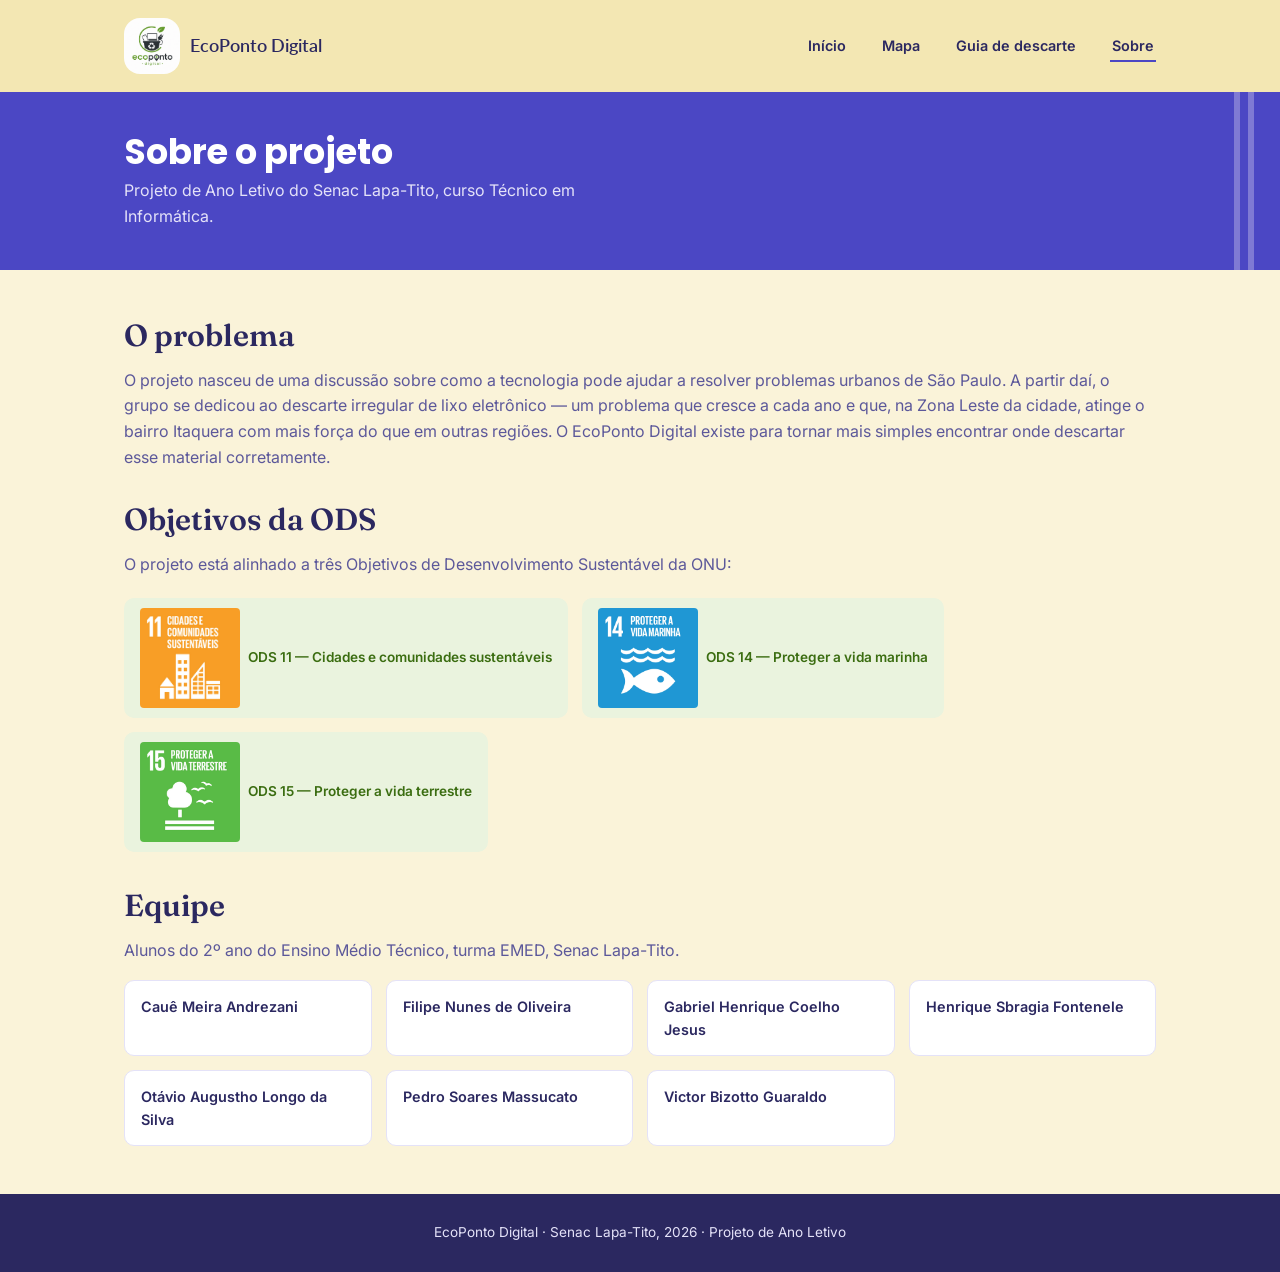
<file: ecoponto-digital/ecoponto-digital/sobre.html>
<!DOCTYPE html>
<html lang="pt-BR">
<head>
<meta charset="UTF-8">
<meta name="viewport" content="width=device-width, initial-scale=1.0">
<title>Sobre — EcoPonto Digital</title>
<link rel="preconnect" href="https://fonts.googleapis.com">
<link href="https://fonts.googleapis.com/css2?family=Fraunces:ital,wght@0,600;1,600&family=Inter:wght@400;600&family=Poppins:wght@600;700&family=Lato:ital,wght@0,100;0,300;0,400;0,700;0,900;1,100;1,300;1,400;1,700;1,900&display=swap" rel="stylesheet">
<link rel="stylesheet" href="css/style.css">
</head>
<body data-page="sobre">

<header class="site-header">
  <nav class="nav-bar">
    <a class="brand" href="index.html">
      <img class="brand-icon" src="assets/img/logo.jpg" alt="Logo do EcoPonto Digital">
      EcoPonto Digital
    </a>
    <button class="nav-toggle" aria-label="Abrir menu">&#9776;</button>
    <ul class="nav-links">
      <li><a href="index.html" data-page="home">Início</a></li>
      <li><a href="mapa.html" data-page="mapa">Mapa</a></li>
      <li><a href="guia.html" data-page="guia">Guia de descarte</a></li>
      <li><a href="sobre.html" data-page="sobre">Sobre</a></li>
    </ul>
  </nav>
</header>

<section class="hero-band">
  <div class="container">
    <h1 style="font-size: clamp(1.6rem, 3vw, 2.2rem);">Sobre o projeto</h1>
    <p>Projeto de Ano Letivo do Senac Lapa-Tito, curso Técnico em Informática.</p>
  </div>
</section>

<section class="section">
  <div class="container">

    <h2>O problema</h2>
    <p>O projeto nasceu de uma discussão sobre como a tecnologia pode ajudar a resolver problemas urbanos de São Paulo. A partir daí, o grupo se dedicou ao descarte irregular de lixo eletrônico — um problema que cresce a cada ano e que, na Zona Leste da cidade, atinge o bairro Itaquera com mais força do que em outras regiões. O EcoPonto Digital existe para tornar mais simples encontrar onde descartar esse material corretamente.</p>

    <h2 style="margin-top:32px;">Objetivos da ODS</h2>
    <p>O projeto está alinhado a três Objetivos de Desenvolvimento Sustentável da ONU:</p>
    <div class="ods-row">
      <span class="ods-chip"><img src="assets/img/ODS11.jpg" alt="Ícone ODS 11" class="ods-icon">ODS 11 — Cidades e comunidades sustentáveis</span>
      <span class="ods-chip"><img src="assets/img/ODS14.jpg" alt="Ícone ODS 14" class="ods-icon">ODS 14 — Proteger a vida marinha</span>
      <span class="ods-chip"><img src="assets/img/ODS15.jpg" alt="Ícone ODS 15" class="ods-icon">ODS 15 — Proteger a vida terrestre</span>
    </div>

    <h2 style="margin-top:36px;">Equipe</h2>
    <p>Alunos do 2º ano do Ensino Médio Técnico, turma EMED, Senac Lapa-Tito.</p>
    <div class="team-grid">
      <div class="team-card">Cauê Meira Andrezani</div>
      <div class="team-card">Filipe Nunes de Oliveira</div>
      <div class="team-card">Gabriel Henrique Coelho Jesus</div>
      <div class="team-card">Henrique Sbragia Fontenele</div>
      <div class="team-card">Otávio Augustho Longo da Silva</div>
      <div class="team-card">Pedro Soares Massucato</div>
      <div class="team-card">Victor Bizotto Guaraldo</div>
    </div>

  </div>
</section>

<footer class="site-footer">
  <p style="color:inherit; margin:0;">EcoPonto Digital · Senac Lapa-Tito, 2026 · Projeto de Ano Letivo</p>
</footer>

<script src="js/main.js"></script>
</body>
</html>
</file>
<file: css/style.css>
/* ===== EcoPonto Digital — estilos compartilhados ===== */

:root {
  --purple: #4B47C4;
  --purple-dark: #2B2860;
  --purple-light: #7F7AD4;
  --purple-pale: #E4E2F8;
  --cream: #F3E7B3;
  --cream-light: #FAF3D9;
  --green: #3B6D11;
  --green-light: #EAF3DE;
  --white: #FFFFFF;
  --ink: #2B2860;
  --ink-soft: #5C589A;
  --radius: 16px;
  --radius-sm: 10px;
  --max-width: 1080px;
}

* { box-sizing: border-box; }

html { scroll-behavior: smooth; }

body {
  margin: 0;
  font-family: 'Inter', -apple-system, sans-serif;
  color: var(--ink);
  background: var(--cream-light);
  line-height: 1.6;
  min-height: 100vh;
  display: flex;
  flex-direction: column;
}

h1, h2, h3 {
  color: var(--purple-dark);
  margin: 0 0 0.5em;
  line-height: 1.15;
}

h1, h2, h3 {
  color: var(--purple-dark);
  margin: 0 0 0.5em;
  line-height: 1.15;
}

h2, h3 { font-family: 'Fraunces', Georgia, serif; }

h1 {
  font-family: 'Poppins', 'Inter', Georgia, serif;
  font-size: clamp(2rem, 4vw, 2.75rem);
  font-weight: 700;
}
h2 { font-size: clamp(1.4rem, 3vw, 1.9rem); font-weight: 600; }
h3 { font-size: 1.1rem; font-weight: 600; }

p { margin: 0 0 1em; color: var(--ink-soft); }

a { color: inherit; text-decoration: none; }

.container {
  max-width: var(--max-width);
  margin: 0 auto;
  padding: 0 24px;
}

/* ===== Header / nav ===== */

.site-header {
  background: var(--cream);
}

.nav-bar {
  display: flex;
  align-items: center;
  justify-content: space-between;
  padding: 18px 24px;
  max-width: var(--max-width);
  margin: 0 auto;
}

.brand {
  font-family: 'Lato', serif;
  font-style: bold;
  font-weight: 600;
  font-size: 1.15rem;
  color: var(--ink);
  display: flex;
  align-items: center;
  gap: 10px;
}

.brand-icon {
  width: 56px;
  height: 56px;
  flex-shrink: 0;
  border-radius: 16px;
  object-fit: cover;
}

.nav-links {
  display: flex;
  gap: 32px;
  list-style: none;
  margin: 0;
  padding: 0;
}

.nav-links a {
  font-size: 0.9rem;
  font-weight: 600;
  color: var(--purple-dark);
  padding: 6px 2px;
  border-bottom: 2px solid transparent;
  transition: border-color 0.15s ease;
}

.nav-links a:hover,
.nav-links a[aria-current="page"] {
  border-bottom-color: var(--purple);
}

.nav-toggle {
  display: none;
  background: none;
  border: none;
  font-size: 1.5rem;
  color: var(--purple-dark);
  cursor: pointer;
}

/* ===== Hero band ===== */

.hero-band {
  background: var(--purple);
  padding: 40px 24px;
  position: relative;
  overflow: hidden;
}

.hero-band::after {
  content: "";
  position: absolute;
  top: 0;
  bottom: 0;
  right: 26px;
  width: 6px;
  background: var(--purple-light);
}

.hero-band::before {
  content: "";
  position: absolute;
  top: 0;
  bottom: 0;
  right: 40px;
  width: 6px;
  background: var(--purple-light);
}

.hero-band .container {
  position: relative;
  z-index: 1;
}

.hero-band h1 { color: var(--white); margin-bottom: 6px; }
.hero-band p { color: var(--purple-pale); max-width: 480px; margin: 0; }

/* ===== Buttons ===== */

.btn {
  display: inline-flex;
  align-items: center;
  gap: 8px;
  background: var(--purple);
  color: var(--white);
  border: none;
  border-radius: var(--radius-sm);
  padding: 14px 24px;
  font-size: 0.95rem;
  font-weight: 600;
  cursor: pointer;
  transition: background 0.15s ease;
}

.btn:hover { background: var(--purple-dark); }

.btn-outline {
  background: transparent;
  color: var(--purple-dark);
  border: 1.5px solid var(--purple);
}

.btn-outline:hover { background: var(--purple-pale); }

/* ===== Cards ===== */

.card {
  background: var(--white);
  border: 1.5px solid var(--purple);
  border-radius: var(--radius);
  padding: 22px 24px;
}

.card p:last-child { margin-bottom: 0; }

.card-icon {
  width: 56px;
  height: 56px;
  border-radius: 50%;
  background: var(--green-light);
  display: flex;
  align-items: center;
  justify-content: center;
  margin-bottom: 12px;
}

/* ===== Layout helpers ===== */

.section {
  padding: 48px 24px;
}

.grid-2 {
  display: grid;
  grid-template-columns: minmax(160px, 220px) 1fr;
  gap: 20px;
  align-items: stretch;
}

.grid-2.reverse {
  grid-template-columns: 1fr auto;
}

@media (max-width: 640px) {
  .grid-2, .grid-2.reverse { grid-template-columns: 1fr; }
  .nav-links { display: none; }
  .nav-toggle { display: block; }
  .nav-bar.open .nav-links {
    display: flex;
    flex-direction: column;
    position: absolute;
    top: 64px;
    left: 0;
    right: 0;
    background: var(--cream);
    padding: 16px 24px 24px;
    gap: 16px;
    z-index: 10;
  }
}

/* ===== Map page ===== */

.map-frame {
  width: 100%;
  height: 480px;
  border: 0;
  border-radius: var(--radius);
  display: block;
}

.legend {
  display: flex;
  flex-wrap: wrap;
  gap: 12px;
  margin-top: 20px;
}

.legend-item {
  display: flex;
  align-items: center;
  gap: 8px;
  font-size: 0.85rem;
  color: var(--ink-soft);
  background: var(--white);
  border: 1px solid var(--purple-pale);
  border-radius: 999px;
  padding: 6px 14px;
}

.dot {
  width: 10px;
  height: 10px;
  border-radius: 50%;
  background: var(--green);
}

/* ===== Guide page ===== */

.guide-table {
  width: 100%;
  border-collapse: collapse;
  background: var(--white);
  border-radius: var(--radius);
  overflow: hidden;
  border: 1.5px solid var(--purple-pale);
}

.guide-table th, .guide-table td {
  text-align: left;
  padding: 14px 18px;
  font-size: 0.9rem;
  border-bottom: 1px solid var(--purple-pale);
}

.guide-table th {
  background: var(--purple-pale);
  color: var(--purple-dark);
  font-family: 'Fraunces', serif;
  font-weight: 600;
}

.guide-table tr:last-child td { border-bottom: none; }

.tag-yes { color: var(--green); font-weight: 600; }
.tag-no { color: #A33A2D; font-weight: 600; }

/* ===== About page ===== */

.ods-row {
  display: flex;
  gap: 14px;
  flex-wrap: wrap;
  margin-top: 20px;
}

.ods-chip {
  background: var(--green-light);
  color: var(--green);
  border-radius: var(--radius-sm);
  padding: 10px 16px;
  font-size: 0.85rem;
  font-weight: 600;
  display: flex;
  align-items: center;
  gap: 8px;
}

.ods-icon {
  width: 100px;
  height: 100px;
  flex-shrink: 0;
  border-radius: 4px;
  object-fit: cover;
}

.team-grid {
  display: grid;
  grid-template-columns: repeat(auto-fill, minmax(200px, 1fr));
  gap: 14px;
  margin-top: 16px;
}

.team-card {
  background: var(--white);
  border: 1px solid var(--purple-pale);
  border-radius: var(--radius-sm);
  padding: 14px 16px;
  font-size: 0.9rem;
  font-weight: 600;
  color: var(--purple-dark);
}

/* ===== Destination page (descarte.html) ===== */

.section-alt { background: #F3EED7; }

.eyebrow {
  font-size: 0.75rem;
  text-transform: uppercase;
  letter-spacing: 0.08em;
  font-weight: 700;
  color: var(--green);
  margin-bottom: 8px;
}

.grid-even {
  grid-template-columns: 1fr 1fr;
  gap: 24px;
}

.grid-3 {
  display: grid;
  grid-template-columns: repeat(3, 1fr);
  gap: 16px;
}

.grid-5 {
  display: grid;
  grid-template-columns: repeat(5, 1fr);
  gap: 12px;
}

.stack > * + * { margin-top: 12px; }

.step {
  background: var(--white);
  border: 1px solid var(--purple-pale);
  border-radius: var(--radius-sm);
  padding: 16px 14px;
}

.step strong {
  display: block;
  color: var(--purple-dark);
  margin-bottom: 6px;
}

.step p { font-size: 0.86rem; margin: 0; }

.number {
  display: inline-grid;
  place-items: center;
  width: 28px;
  height: 28px;
  background: var(--purple);
  color: var(--white);
  border-radius: 50%;
  font-weight: 700;
  font-size: 0.85rem;
  margin-bottom: 10px;
}

.material {
  background: var(--white);
  border: 1px solid var(--purple-pale);
  border-left: 4px solid var(--green);
  border-radius: var(--radius-sm);
  padding: 12px 14px;
}

.material strong { display: block; color: var(--purple-dark); font-size: 0.95rem; }
.material p { font-size: 0.82rem; margin: 2px 0 0; }

.notice {
  background: var(--green-light);
  color: var(--green);
  border-radius: var(--radius-sm);
  padding: 14px 18px;
  font-size: 0.9rem;
  margin-top: 16px;
}

.warning {
  background: #F8E8E5;
  border: 1.5px solid #B85B50;
  border-radius: var(--radius);
  padding: 20px 24px;
}

.warning h3 { color: #8D342C; }
.warning p { margin: 0; color: var(--ink-soft); }
.warning .eyebrow { color: #8D342C; }

.btn-row {
  display: flex;
  flex-wrap: wrap;
  gap: 12px;
  margin-top: 8px;
}

@media (max-width: 900px) {
  .grid-5 { grid-template-columns: repeat(2, 1fr); }
  .grid-3 { grid-template-columns: 1fr; }
}

@media (max-width: 640px) {
  .grid-even { grid-template-columns: 1fr; }
  .grid-5 { grid-template-columns: 1fr; }
}

/* ===== Footer ===== */

.site-footer {
  background: var(--purple-dark);
  color: var(--purple-pale);
  padding: 28px 24px;
  font-size: 0.85rem;
  text-align: center;
  margin-top: auto;
}

.site-footer a { color: var(--white); border-bottom: 1px solid var(--purple-light); }
</file>
<file: ecoponto-digital/ecoponto-digital/css/style.css>
/* ===== EcoPonto Digital — estilos compartilhados ===== */

:root {
  --purple: #4B47C4;
  --purple-dark: #2B2860;
  --purple-light: #7F7AD4;
  --purple-pale: #E4E2F8;
  --cream: #F3E7B3;
  --cream-light: #FAF3D9;
  --green: #3B6D11;
  --green-light: #EAF3DE;
  --white: #FFFFFF;
  --ink: #2B2860;
  --ink-soft: #5C589A;
  --radius: 16px;
  --radius-sm: 10px;
  --max-width: 1080px;
}

* { box-sizing: border-box; }

html { scroll-behavior: smooth; }

body {
  margin: 0;
  font-family: 'Inter', -apple-system, sans-serif;
  color: var(--ink);
  background: var(--cream-light);
  line-height: 1.6;
  min-height: 100vh;
  display: flex;
  flex-direction: column;
}

h1, h2, h3 {
  color: var(--purple-dark);
  margin: 0 0 0.5em;
  line-height: 1.15;
}

h1, h2, h3 {
  color: var(--purple-dark);
  margin: 0 0 0.5em;
  line-height: 1.15;
}

h2, h3 { font-family: 'Fraunces', Georgia, serif; }

h1 {
  font-family: 'Poppins', 'Inter', Georgia, serif;
  font-size: clamp(2rem, 4vw, 2.75rem);
  font-weight: 700;
}
h2 { font-size: clamp(1.4rem, 3vw, 1.9rem); font-weight: 600; }
h3 { font-size: 1.1rem; font-weight: 600; }

p { margin: 0 0 1em; color: var(--ink-soft); }

a { color: inherit; text-decoration: none; }

.container {
  max-width: var(--max-width);
  margin: 0 auto;
  padding: 0 24px;
}

/* ===== Header / nav ===== */

.site-header {
  background: var(--cream);
}

.nav-bar {
  display: flex;
  align-items: center;
  justify-content: space-between;
  padding: 18px 24px;
  max-width: var(--max-width);
  margin: 0 auto;
}

.brand {
  font-family: 'Lato', serif;
  font-style: bold;
  font-weight: 600;
  font-size: 1.15rem;
  color: var(--ink);
  display: flex;
  align-items: center;
  gap: 10px;
}

.brand-icon {
  width: 56px;
  height: 56px;
  flex-shrink: 0;
  border-radius: 16px;
  object-fit: cover;
}

.nav-links {
  display: flex;
  gap: 32px;
  list-style: none;
  margin: 0;
  padding: 0;
}

.nav-links a {
  font-size: 0.9rem;
  font-weight: 600;
  color: var(--purple-dark);
  padding: 6px 2px;
  border-bottom: 2px solid transparent;
  transition: border-color 0.15s ease;
}

.nav-links a:hover,
.nav-links a[aria-current="page"] {
  border-bottom-color: var(--purple);
}

.nav-toggle {
  display: none;
  background: none;
  border: none;
  font-size: 1.5rem;
  color: var(--purple-dark);
  cursor: pointer;
}

/* ===== Hero band ===== */

.hero-band {
  background: var(--purple);
  padding: 40px 24px;
  position: relative;
  overflow: hidden;
}

.hero-band::after {
  content: "";
  position: absolute;
  top: 0;
  bottom: 0;
  right: 26px;
  width: 6px;
  background: var(--purple-light);
}

.hero-band::before {
  content: "";
  position: absolute;
  top: 0;
  bottom: 0;
  right: 40px;
  width: 6px;
  background: var(--purple-light);
}

.hero-band .container {
  position: relative;
  z-index: 1;
}

.hero-band h1 { color: var(--white); margin-bottom: 6px; }
.hero-band p { color: var(--purple-pale); max-width: 480px; margin: 0; }

/* ===== Buttons ===== */

.btn {
  display: inline-flex;
  align-items: center;
  gap: 8px;
  background: var(--purple);
  color: var(--white);
  border: none;
  border-radius: var(--radius-sm);
  padding: 14px 24px;
  font-size: 0.95rem;
  font-weight: 600;
  cursor: pointer;
  transition: background 0.15s ease;
}

.btn:hover { background: var(--purple-dark); }

.btn-outline {
  background: transparent;
  color: var(--purple-dark);
  border: 1.5px solid var(--purple);
}

.btn-outline:hover { background: var(--purple-pale); }

/* ===== Cards ===== */

.card {
  background: var(--white);
  border: 1.5px solid var(--purple);
  border-radius: var(--radius);
  padding: 22px 24px;
}

.card p:last-child { margin-bottom: 0; }

.card-icon {
  width: 56px;
  height: 56px;
  border-radius: 50%;
  background: var(--green-light);
  display: flex;
  align-items: center;
  justify-content: center;
  margin-bottom: 12px;
}

/* ===== Layout helpers ===== */

.section {
  padding: 48px 24px;
}

.grid-2 {
  display: grid;
  grid-template-columns: minmax(160px, 220px) 1fr;
  gap: 20px;
  align-items: stretch;
}

.grid-2.reverse {
  grid-template-columns: 1fr auto;
}

@media (max-width: 640px) {
  .grid-2, .grid-2.reverse { grid-template-columns: 1fr; }
  .nav-links { display: none; }
  .nav-toggle { display: block; }
  .nav-bar.open .nav-links {
    display: flex;
    flex-direction: column;
    position: absolute;
    top: 64px;
    left: 0;
    right: 0;
    background: var(--cream);
    padding: 16px 24px 24px;
    gap: 16px;
    z-index: 10;
  }
}

/* ===== Map page ===== */

.map-frame {
  width: 100%;
  height: 480px;
  border: 0;
  border-radius: var(--radius);
  display: block;
}

.legend {
  display: flex;
  flex-wrap: wrap;
  gap: 12px;
  margin-top: 20px;
}

.legend-item {
  display: flex;
  align-items: center;
  gap: 8px;
  font-size: 0.85rem;
  color: var(--ink-soft);
  background: var(--white);
  border: 1px solid var(--purple-pale);
  border-radius: 999px;
  padding: 6px 14px;
}

.dot {
  width: 10px;
  height: 10px;
  border-radius: 50%;
  background: var(--green);
}

/* ===== Guide page ===== */

.guide-table {
  width: 100%;
  border-collapse: collapse;
  background: var(--white);
  border-radius: var(--radius);
  overflow: hidden;
  border: 1.5px solid var(--purple-pale);
}

.guide-table th, .guide-table td {
  text-align: left;
  padding: 14px 18px;
  font-size: 0.9rem;
  border-bottom: 1px solid var(--purple-pale);
}

.guide-table th {
  background: var(--purple-pale);
  color: var(--purple-dark);
  font-family: 'Fraunces', serif;
  font-weight: 600;
}

.guide-table tr:last-child td { border-bottom: none; }

.tag-yes { color: var(--green); font-weight: 600; }
.tag-no { color: #A33A2D; font-weight: 600; }

/* ===== About page ===== */

.ods-row {
  display: flex;
  gap: 14px;
  flex-wrap: wrap;
  margin-top: 20px;
}

.ods-chip {
  background: var(--green-light);
  color: var(--green);
  border-radius: var(--radius-sm);
  padding: 10px 16px;
  font-size: 0.85rem;
  font-weight: 600;
  display: flex;
  align-items: center;
  gap: 8px;
}

.ods-icon {
  width: 100px;
  height: 100px;
  flex-shrink: 0;
  border-radius: 4px;
  object-fit: cover;
}

.team-grid {
  display: grid;
  grid-template-columns: repeat(auto-fill, minmax(200px, 1fr));
  gap: 14px;
  margin-top: 16px;
}

.team-card {
  background: var(--white);
  border: 1px solid var(--purple-pale);
  border-radius: var(--radius-sm);
  padding: 14px 16px;
  font-size: 0.9rem;
  font-weight: 600;
  color: var(--purple-dark);
}

/* ===== Footer ===== */

.site-footer {
  background: var(--purple-dark);
  color: var(--purple-pale);
  padding: 28px 24px;
  font-size: 0.85rem;
  text-align: center;
  margin-top: auto;
}

.site-footer a { color: var(--white); border-bottom: 1px solid var(--purple-light); }
</file>
